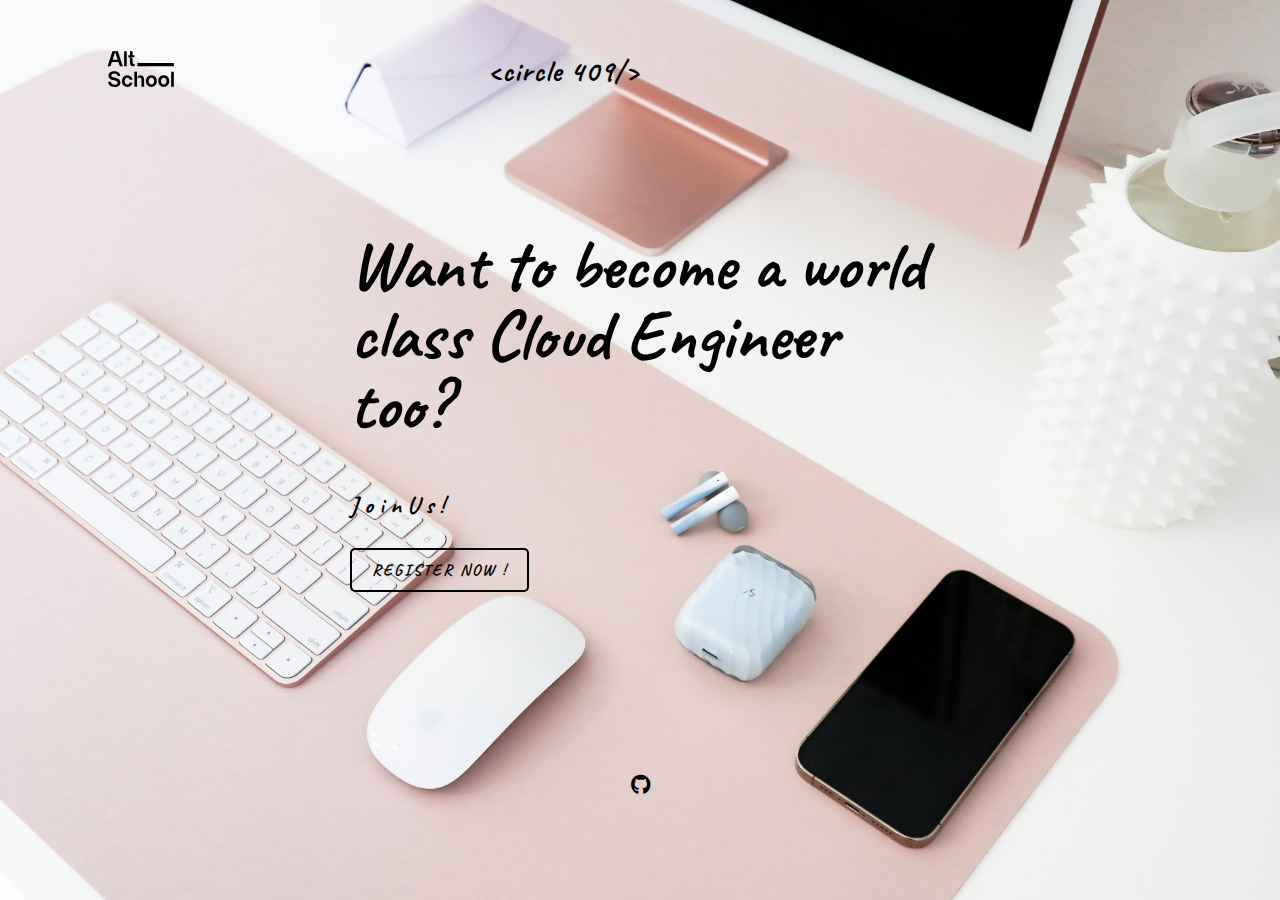
<file: index.html>
<!DOCTYPE html>
<html lang="en">

<head>

    <meta charset="UTF-8">

    <meta http-equiv="X-UA-Compatible" content="IE=edge">

    <meta name="viewport" content="width=device-width, initial-scale=1.0">

    <link rel="stylesheet" href="./index.css">

    <link rel="stylesheet" href="https://cdnjs.cloudflare.com/ajax/libs/font-awesome/6.1.1/css/all.min.css">

    <title>Circle 409</title>

</head>


<body>

    <section>
        
        <header>

            <img class="logo" src="AltSchool.svg" alt="ALTSCHOOL AFRICA" />
        
            <h1><a href="#" class="logo">&lt;circle 409/&gt;</a></h1>
        
            <div class="navigation">
        
                <ul>
                
                    <li><a href="#">Members</a>
                        <ul>
                            <li><a href="#">Ayowale Ojo <img src="ayo.jpg" alt="" style="width:30px;height:30px;border-radius: 20px;"></a></li>
                            <li><a href="#">Damilola Ibitola <img src="dami.jpg" alt="" style="width:30px;height:30px;border-radius: 20px;"></a></li>
                            <li><a href="#">Damilola Ogun <img src="dami-ogun.jpg" alt="" style="width:30px;height:30px;border-radius: 20px;"></a></li>
                            <li><a href="#">Ifeoluwa Ogungbemi <img src="ife.jpg" alt="" style="width:30px;height:30px;border-radius: 20px;"></a></li>
                            <li><a href="#">M. N. Nwanaforo <img src="nnenna.jpg" alt="" style="width:30px;height:30px;border-radius: 20px;"></a></li>
                            <li><a href="#">Paul Aderoju <img src="paul.jpg" alt="" style="width:30px;height:30px;border-radius: 20px;"></a></li>
                            <li><a href="#">Success Michael <img src="success-micheal.jpg" alt="" style="width:30px;height:30px;border-radius: 20px;"></a></li>
                            <li><a href="#">Adedolapo Olutuyo <img src="tuyo.jpg" alt="" style="width:30px;height:30px;border-radius: 20px;"></a></li>
                        </ul>
                    </li>

                </ul>
        
            </div>
        
        </header>
        
        <div class="content">
        
            <div class="info">
                
                <p>
                    Want to become a world class Cloud Engineer too?
                </p>
                <br>
                <h2>
                    <span>J</span>
                    <span>o</span>
                    <span>i</span>
                    <span>n</span>
                    <span>U</span>
                    <span>s</span>
                    <span>!</span>
                </h2>
        
                <a href="./registration.html" class="info-btn">Register Now !</a>
        
            </div>
        
        </div>

        <div class="media-icons">

            <a href="https://github.com/"><i class="fa-brands fa-github"></i></a>

        </div>

    </section>

</body>

</html>
</file>
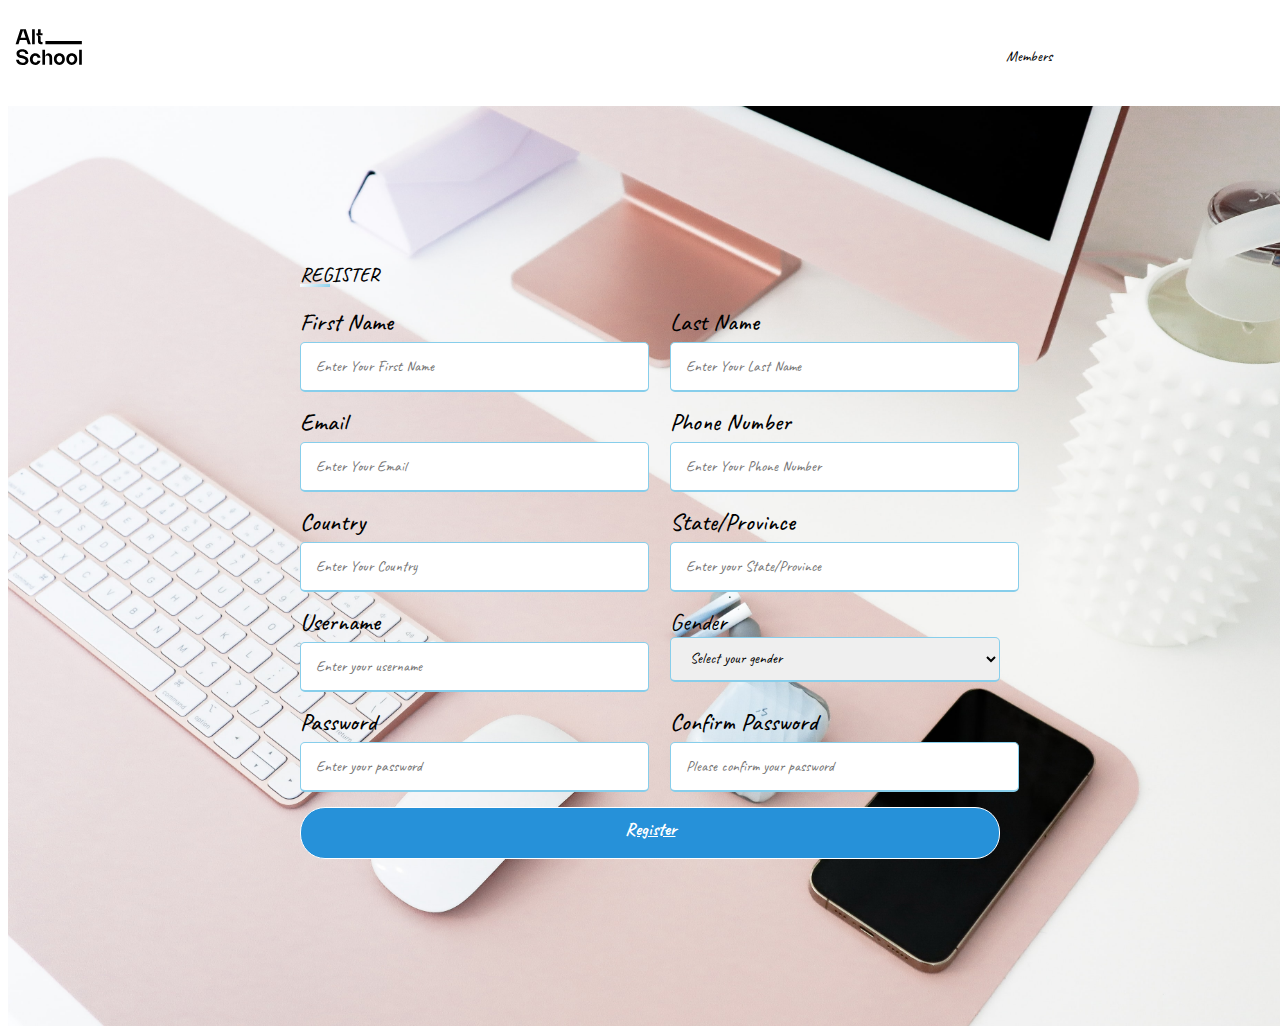
<file: registration.html>
<!DOCTYPE html>

<html lang="en">

<head>

    <meta charset="UTF-8">

    <meta http-equiv="X-UA-Compatible" content="IE=edge">

    <meta name="viewport" content="width=device-width, initial-scale=1.0">

    <link rel="stylesheet" href="./style.css">

    <title>Circle 409</title>

</head>

<body>
    <header>

        <nav>

            <img class="logo" src="AltSchool.svg" alt="ALTSCHOOL AFRICA" />


            <ul class="nav-links">

                <li><a href="#">Members</a>
                    <ul>
                        <li><a href="#">Ayowale Ojo <img src="ayo.jpg" alt="" style="width:30px;height:30px;border-radius: 20px;"></a></li>
                        <li><a href="#">Damilola Ibitola <img src="dami.jpg" alt="" style="width:30px;height:30px;border-radius: 20px;"></a>
                        </li>
                        <li><a href="#">Damilola Ogun <img src="dami-ogun.jpg" alt=""
                                    style="width:30px;height:30px;border-radius: 20px;"></a></li>
                        <li><a href="#">Ifeoluwa Ogungbemi <img src="ife.jpg" alt=""
                                    style="width:30px;height:30px;border-radius: 20px;"></a></li>
                        <li><a href="#">M. N. Nwanaforo <img src="nnenna.jpg" alt=""
                                    style="width:30px;height:30px;border-radius: 20px;"></a></li>
                        <li><a href="#">Paul Aderoju <img src="paul.jpg" alt="" style="width:30px;height:30px;border-radius: 20px;"></a>
                        </li>
                        <li><a href="#">Success Michael <img src="success-micheal.jpg" alt=""
                                    style="width:30px;height:30px;border-radius: 20px;"></a></li>
                        <li><a href="#">Adedolapo Olutuyo <img src="tuyo.jpg" alt=""
                                    style="width:30px;height:30px;border-radius: 20px;"></a></li>
                    </ul>
                </li>
            </ul>
        </nav>

    </header>

    <div class="log2">

        <div class="container2">

            <div class="title">REGISTER</div>

            <form action="#">

                <div class="user-details">

                    <div class="input-box">

                        <span class="details">First Name</span>

                        <input type="text" placeholder="Enter Your First Name" required>

                    </div>

                    <div class="input-box">

                        <span class="details">Last Name</span>

                        <input type="text" placeholder="Enter Your Last Name" required>

                    </div>

                    <div class="input-box">

                        <span class="details">Email</span>

                        <input type="text" placeholder="Enter Your Email" required>

                    </div>

                    <div class="input-box">

                        <div class="image_class">
                            <img id="mtn_image" class="hidden mtn_image" src="mtn.png" alt="mtn logo" />
                            <img id="glo_image" class="hidden glo_image" src="glo.jpg" alt="glo logo" />
                            <img id="etisalat_image" class="hidden etisalat_image" src="etisalat.png"
                                alt="etisalat logo" />
                            <img id="airtel_image" class="hidden airtel_image" src="airtel.png" alt="airtel logo" />
                            <img id="wrong_image" class="hidden wrong_image" src="error.jpg" alt="not valid" />
                        </div>

                        <span class="details">Phone Number</span>

                        <input class="telephone" type="tel" placeholder="Enter Your Phone Number" required>

                    </div>


                    <div class="input-box">

                        <span class="details">Country</span>

                        <input type="text" placeholder="Enter Your Country" required>

                    </div>

                    <div class="input-box">

                        <span class="details">State/Province</span>

                        <input type="text" placeholder="Enter your State/Province" required>

                    </div>

                    <div class="input-box">

                        <span class="details">Username</span>

                        <input type="text" placeholder="Enter your username" required>

                    </div>

                    <div class="input-box">

                        <label for="gender">Gender</label><br>

                        <select id="dropdown" name="role" class="form-control" required>

                            <span class="details">Select your gender</span>

                            <option value="">Select your gender</option>
                            <option value="male">Male</option>
                            <option value="female">Female</option>
                            <option value="prefer-not-to-say">Prefer Not To Say</option>

                        </select>

                    </div>

                    <div class="input-box">

                        <span class="details">Password</span>

                        <input class="password" type="password" placeholder="Enter your password" required>

                    </div>

                    <div class="input-box">

                        <span class="details">Confirm Password</span>

                        <input class="confirmPassword" type="password" placeholder="Please confirm your password"
                            required>

                    </div>

                    <!-- <input type="submit" value="Register" /> -->
                    <a href="./thank-you.html" class="info-btn">Register</a>
                    
                </div>

            </form>

        </div>

    </div>

    <script src="./index.js"></script>

</body>

</html>
</file>
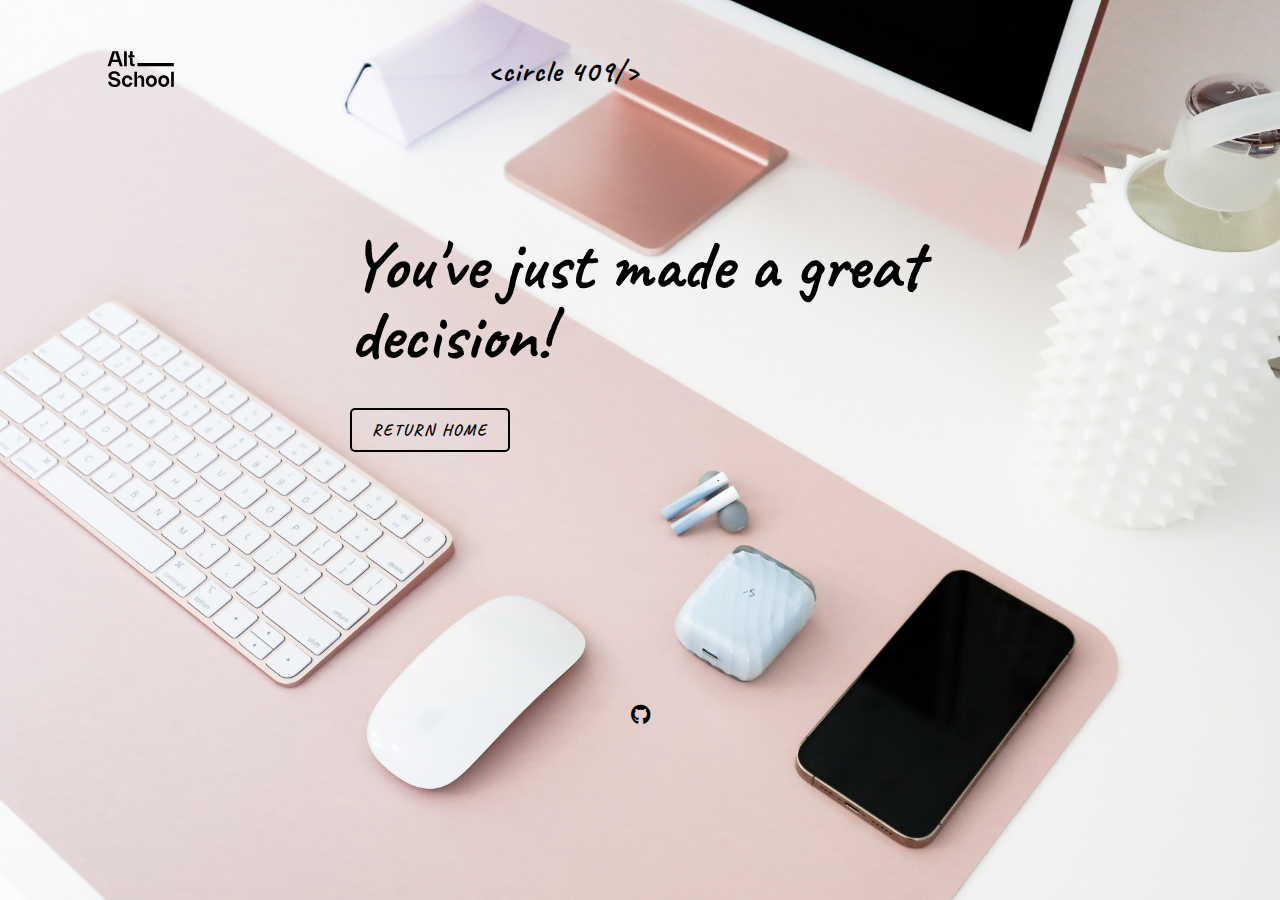
<file: thank-you.html>
<!DOCTYPE html>
<html lang="en">

<head>

    <meta charset="UTF-8">

    <meta http-equiv="X-UA-Compatible" content="IE=edge">

    <meta name="viewport" content="width=device-width, initial-scale=1.0">

    <link rel="stylesheet" href="./index.css">

    <link rel="stylesheet" href="https://cdnjs.cloudflare.com/ajax/libs/font-awesome/6.1.1/css/all.min.css">

    <title>Circle 409</title>

</head>


<body>

    <section>

        <header>

            <img class="logo" src="AltSchool.svg" alt="ALTSCHOOL AFRICA" />

            <h1><a href="#" class="logo">&lt;circle 409/&gt;</a></h1>

            <div class="navigation">

                <ul>

                    <li><a href="#">Members</a>
                        <ul>
                            <li><a href="#">Ayowale Ojo <img src="ayo.jpg" alt="" style="width:30px;height:30px;border-radius: 20px;"></a></li>
                            <li><a href="#">Damilola Ibitola <img src="dami.jpg" alt="" style="width:30px;height:30px;border-radius: 20px;"></a>
                            </li>
                            <li><a href="#">Damilola Ogun <img src="dami-ogun.jpg" alt=""
                                        style="width:30px;height:30px;border-radius: 20px;"></a></li>
                            <li><a href="#">Ifeoluwa Ogungbemi <img src="ife.jpg" alt=""
                                        style="width:30px;height:30px;border-radius: 20px;"></a></li>
                            <li><a href="#">M. N. Nwanaforo <img src="nnenna.jpg" alt=""
                                        style="width:30px;height:30px;border-radius: 20px;"></a></li>
                            <li><a href="#">Paul Aderoju <img src="paul.jpg" alt="" style="width:30px;height:30px;border-radius: 20px;"></a>
                            </li>
                            <li><a href="#">Success Michael <img src="success-micheal.jpg" alt=""
                                        style="width:30px;height:30px;border-radius: 20px;"></a></li>
                            <li><a href="#">Adedolapo Olutuyo <img src="tuyo.jpg" alt=""
                                        style="width:30px;height:30px;border-radius: 20px;"></a></li>
                        </ul>
                    </li>

                </ul>

            </div>

        </header>

        <div class="content">

            <div class="info">

                <p>
                    You've just made a great decision!
                </p>
                <br>

                <a href="./index.html" class="info-btn">Return Home</a>

            </div>

        </div>

        <div class="media-icons">

            <a href="https://github.com/"><i class="fa-brands fa-github"></i></a>

        </div>

    </section>

</body>

</html>
</file>
<file: index.css>
@import url('https://fonts.googleapis.com/css2?family=Caveat:wght@400;500;600;700&family=Dancing+Script:wght@500&family=Edu+VIC+WA+NT+Beginner&display=swap');

*{
    margin: 0;
    padding: 0;
    box-sizing: border-box;
    font-family: "Caveat", "Edu VIC WA NT Beginner", sans-serif;
}

section {
    position: relative;
    width: 100%;
    min-height: 100vh;
    display: flex;
    flex-direction: column;
    justify-content: flex-start;
    background: url(background2.jpg)no-repeat;
    background-size: cover;
    background-position: center;
}

header{
    position: relative;
    top: 0;
    width: 100%;
    padding: 30px 100px;
    display: flex;
    justify-content: space-between;
    align-items: center;
}

header .logo{
    color: black;
    font-size: 30px;
    font-weight: 800;
    letter-spacing: 1px;
    text-decoration: none;
}


.navigation ul {
    float: right;
    list-style: none;
    margin-right: 120px;
    position: relative;
}

.navigation ul li {
    float: left;
    display: inline;
    margin: 0 5px;
    background: none;
}

.navigation ul li a {
    color: black;
    text-decoration: none;
    line-height: 50px;
    font-size: 27px;
    padding: 8px 10px;
}

.navigation ul li a:hover {
    color: rgb(250, 53, 53);
    border-radius: 20px;
    box-shadow: 0 0 3px black,
        0 0 3px gray;
}

.navigation ul ul li a:hover {
    color: rgb(250, 53, 53);
    box-shadow: none;
}

.navigation ul ul {
    position: absolute;
    top: 50px;
    opacity: 0;
    visibility: hidden;
    transition: top 0.4s ease;
}

.navigation ul li:hover>ul {
    top: 50px;
    opacity: 1;
    visibility: visible;
}

.navigation ul ul li {
    position: relative;
    margin: 0px;
    width: 300px;
    float: none;
    display: list-item;
    border-bottom: 1px solid black;
}

.navigation ul ul li {
    line-height: 30px;
}

.content{
    max-width: 900px;
    margin: 90px 350px;
}

.content .info p{
    font-size: 70px;
    font-weight: 700;
    line-height: 70px;
    margin-bottom: 30px;
}

h2 {
    animation: animate 0.5s infinite;
    margin-bottom: 40px;
}

@keyframes animate {
    0% {
        transform: translateY(0px);
    }

    50% {
        transform: translateY(-20px);
    }

    100% {
        transform: translateY(0px);
    }
}

h2 span:nth-child(1) {
    animation-delay: 0.1s;
}

h2 span:nth-child(2) {
    animation-delay: 0.2s;
}

h2 span:nth-child(3) {
    animation-delay: 0.3s;
}

h2 span:nth-child(4) {
    animation-delay: 0.4s;
}

h2 span:nth-child(5) {
    animation-delay: 0.5s;
}

h2 span:nth-child(6) {
    animation-delay: 0.6s;
}

h2 span:nth-child(7) {
    animation-delay: 0.7s;
}

.content .info-btn{
    color: black;
    background: none ;
    text-decoration: none;
    text-transform: uppercase;
    font-weight: 800;
    letter-spacing: 2px;
    padding: 10px 20px;
    border: 2px solid;
    border-radius: 5px;
    border-color: black;
    transition: 0.3s;
    transition-property: background;
}

.content .info-btn:hover{
    background: rgb(153, 216, 241);
}

.media-icons{
    display: flex;
    justify-content: center;
    align-items: center;
    margin: auto;
    background-color: none;
}

.media-icons a{
    position: relative;
    font-size: 20px;
    color: black;
    transition-property: transform;
}

.media-icons a:hover{
    transform: scale(1.5);
}

@media (max-width: 960px){
    header .logo{
        position: center;
    }

    .navigation{
        display: none;
    }

    .content {
        max-width: 400px;
        margin: 100px 70px;
    }

    .content .info p{
        font-size: 45px;
        line-height: 50px;
    }

    .content .info h2 span{
        font-size: 40px;
        font-weight:  600;
    }

}

@media (max-width: 560px) {

    .content {
        max-width: 300px;
        margin: 100px 70px;
    }

    .content .info p {
        font-size: 40px;
        line-height: 50px;
    }
    
    .content .info h2 span {
        font-size: 30px;
        font-weight: 600;
    }
}
</file>
<file: style.css>
@import url('https://fonts.googleapis.com/css2?family=Caveat:wght@400;500;600;700&family=Dancing+Script:wght@500&family=Edu+VIC+WA+NT+Beginner&display=swap');

* {
    font-family: "Caveat", "Edu VIC WA NT Beginner", sans-serif;
    font-size: x-large;
}

nav {
    /* background-image: url(./cloud\ 2.jpg); */
    background: white;
}

nav ul {
    float: right;
    list-style: none;
    margin-right: 200px;
    position: relative;
}

nav ul li {
    float: left;
    display: inline;
    background: white;
    margin: 0 5px;
}

nav ul li a {
    color: black;
    text-decoration: none;
    line-height: 50px;
    font-size: 15px;
    padding: 8px 15px;
}

nav ul li a:hover {
    color: rgb(104, 52, 187);
    border-radius: 20px;
    box-shadow: 0 0 3px black,
        0 0 3px gray;
}

nav ul ul li a:hover {
    color: rgb(104, 52, 187);
    box-shadow: none;
}

nav ul ul {
    position: absolute;
    top: 50px;
    opacity: 0;
    visibility: hidden;
    transition: top 0.4s ease;
}

nav ul li:hover>ul {
    top: 50px;
    opacity: 1;
    visibility: visible;
}

nav ul ul li {
    position: relative;
    margin: 0px;
    width: 300px;
    float: none;
    display: list-item;
    border-bottom: 1px solid black;
}

nav ul ul li {
    line-height: 30px;
}

.log2 {
    display: flex;
    width: 100%;
    min-height: 100vh;
    justify-content: center;
    align-items: center;
    padding: 10px;
    background-image: url(./background2.jpg);
    background-size: cover;
    background-position: center;
}

.container2 {
    max-width: 700px;
    width: 100%;
    background: none;
    padding: 25px 30px;
    border-radius: 5px;
}

.container2 .title {
    font-size: 20px;
    font-weight: 500;
    position: relative;
}

.container2 .title::before {
    content: " ";
    position: absolute;
    left: 0;
    bottom: 0;
    height: 3px;
    width: 30px;
    background: linear-gradient(135deg, white, skyblue);
}

.container2 form .user-details {
    display: flex;
    flex-wrap: wrap;
    justify-content: space-between;
    margin: 20px 0 12px 0;
}

form .user-details .input-box {
    margin-bottom: 15px;
    width: calc(100% / 2 - 20px);
}

.user-details .input-box .details {
    display: block;
    font-weight: 500;
    margin-bottom: 5px;
}

#mtn_image, #glo_image, #etisalat_image, #airtel_image, #wrong_image{
    width: 3%;
    position: absolute;
    margin-top: 30px;
    left: 74%;
}

.hidden {
    display: none;
}

.user-details .input-box input {
    height: 45px;
    width: 100%;
    outline: none;
    border-radius: 5px;
    border: 1px solid skyblue;
    padding-left: 15px;
    font-size: 15px;
    border-bottom-width: 2px;
    transition: all 0.4s ease;
}

.user-details .input-box input:focus,
.user-details .input-box input:valid {
    border-color: purple;
}

#dropdown {
    height: 45px;
    width: 100%;
    outline: none;
    border-radius: 5px;
    border: 1px solid skyblue;
    padding-left: 15px;
    font-size: 15px;
    border-bottom-width: 2px;
    transition: all 0.4s ease;
}

.info-btn {
    width: 100%;
    height: 40px;
    border: 1px solid;
    border-radius: 25px;
    /* background: rgb(78, 3, 175); */
    background: #2691d9;
    padding-top: 10px;
    text-align: center;
    font-size: 18px;
    color: white;
    font-weight: 700;
    cursor: pointer;
    outline: none;
}

.info-btn:hover {
    /* background: linear-gradient(135deg, white, rgb(78, 3, 175)); */
    border-color: linear-gradient(-135deg, white, skyblue);
    color: rgb(4, 30, 41);
    transition: all 0.5s ease;
}
</file>
